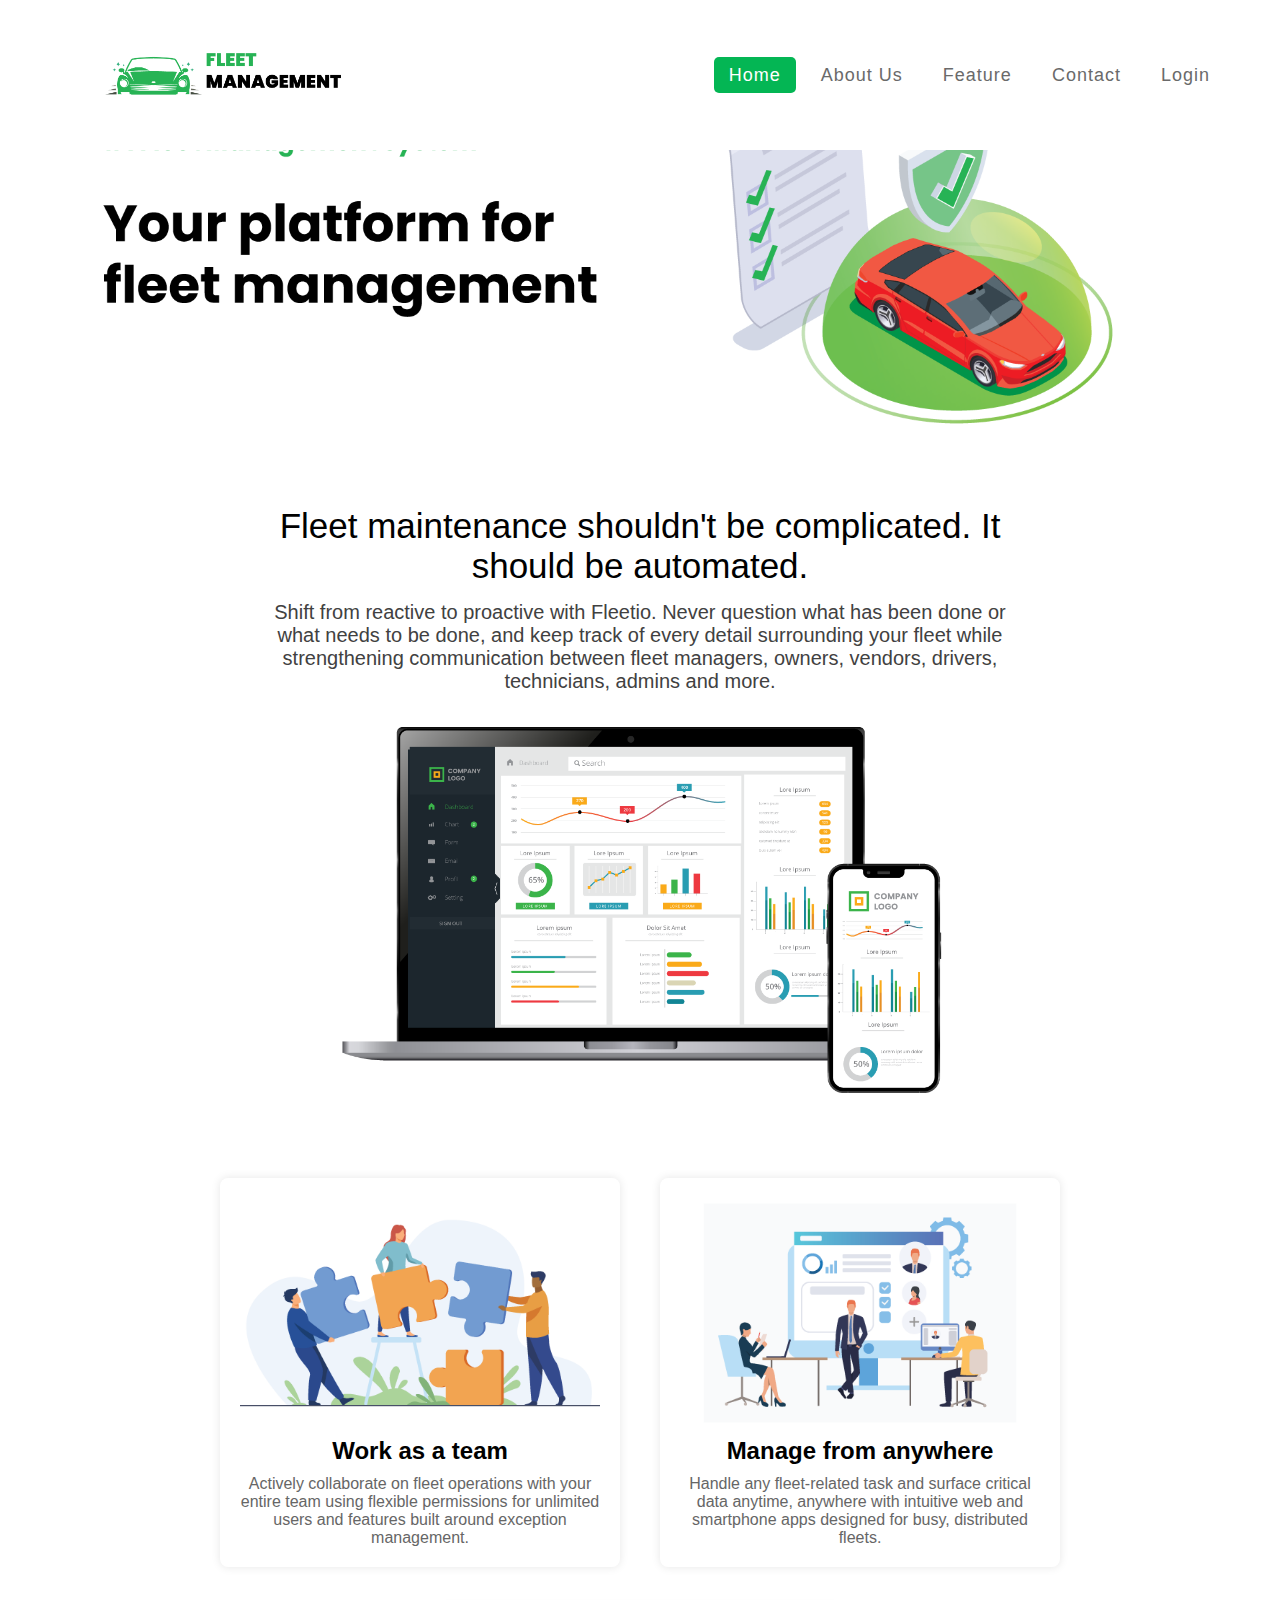
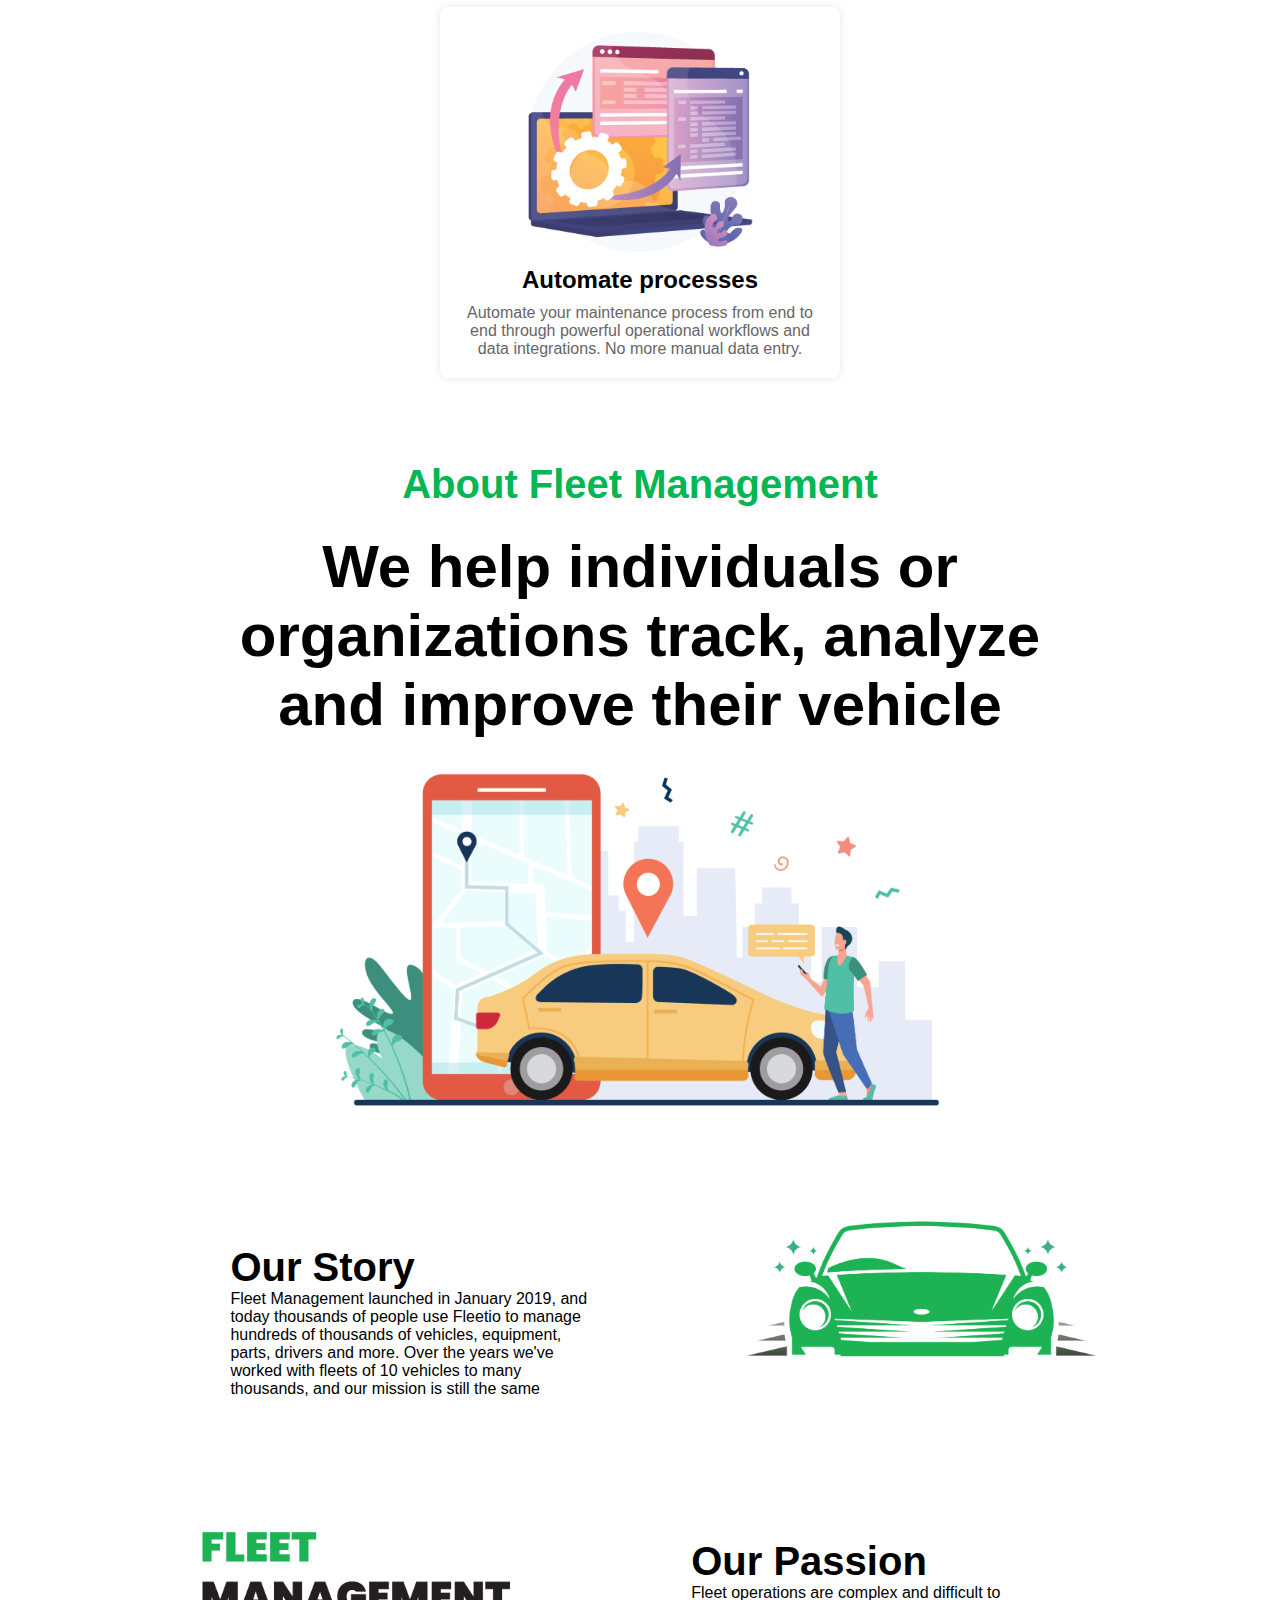
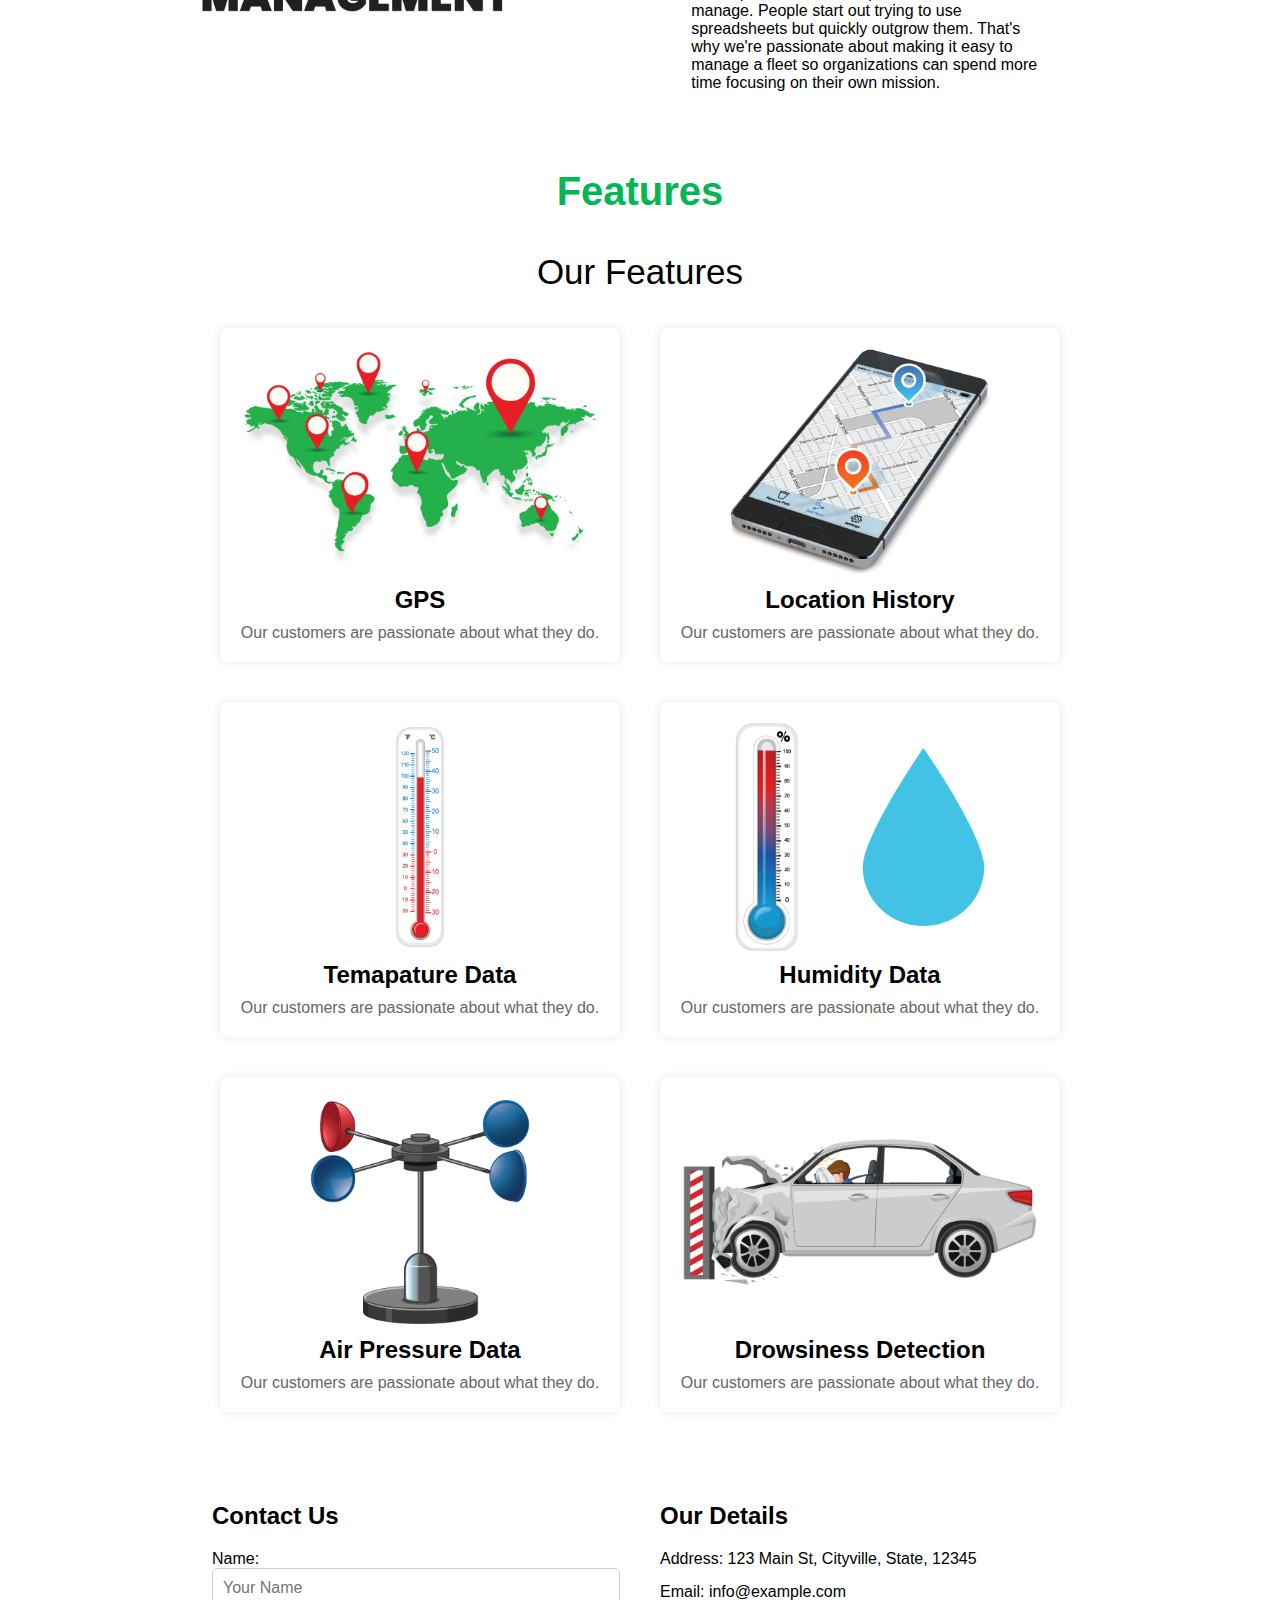
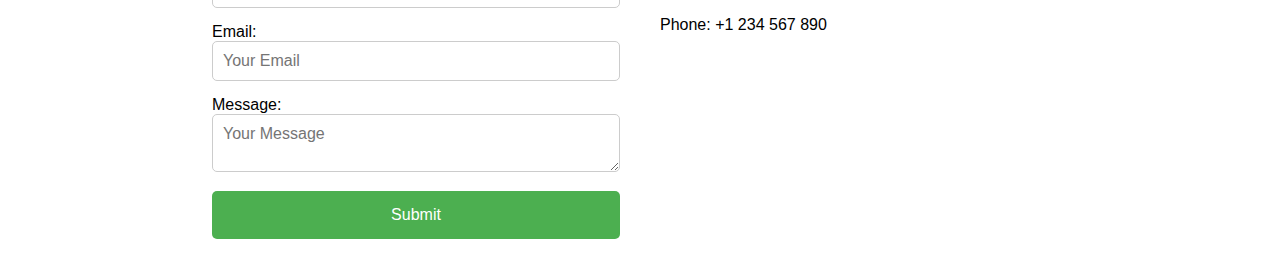
<file: index.html>
<!DOCTYPE html>
<html lang="en">
<head>
    <meta charset="UTF-8">
    <meta name="viewport" content="width=device-width, initial-scale=1.0">
    <title>Document</title>
    <link rel="stylesheet" href="style.css">
    <link rel="stylesheet" href="https://cdnjs.cloudflare.com/ajax/libs/font-awesome/5.15.2/css/all.min.css"/>
    
</head>
<body>
<!-- Home Page Starts Here -->

    <!-- NavBAr Section Starts here -->
    <nav>

        <div class="logo">
            <a href="index.html">
              <img src="image/logo.png" alt="Girl in a jacket" width="250" >
            </a>  
            </div>

        <input type="checkbox" id="click">
        <label for="click" class="menu-btn">
          <i class="fas fa-bars"></i>
        </label>

        <ul>
          <li><a class="active" href="#">Home</a></li>
          <li><a href="#aboutus">About Us</a></li>
          <li><a href="#features">Feature</a></li>
          <li><a href="#contactus">Contact</a></li>
          <li><a href="login.html">Login</a></li>
        </ul>

      </nav>
      <!-- NavBAr Section Ends here -->
      <!-- Main banner of the home page -->
      <div class="banner">
        <img src="image/banner.png" alt="main banner" width="100%" >
      </div>
      <!-- Main text of the home page -->
      <div class="center-text">
        <p class="text1"><b>Fleet maintenance shouldn't be  complicated. It should be automated.</b></p>
        <p class="text2">Shift from reactive to proactive with Fleetio. Never question what has been done or what needs to be done, and keep track of every detail surrounding your fleet while strengthening communication between fleet managers, owners, vendors, drivers, technicians, admins and more.</p>
      </div>
      <!-- Prototype of the home page -->
      <div class="prototype">
        <img src="image/prototype.png" alt="main banner" width="100%" ><br><br><br><br>
      </div>
       <!-- Card of the home page -->
      <div class="ceter-card-home">
        <div class="card">
            <img src="image/team.png" alt="Card Image 1">
            <h2>Work as a team</h2>
            <p>Actively collaborate on fleet operations with your entire team using flexible permissions for unlimited users and features built around exception management.</p>
        </div>
    
        <div class="card">
            <img src="image/any.png" alt="Card Image 2">
            <h2>Manage from anywhere</h2>
            <p>Handle any fleet-related task and surface critical data anytime, anywhere with intuitive web and smartphone apps designed for busy, distributed fleets.</p>
        </div>
    
        <div class="card">
            <img src="image/auto.png" alt="Card Image 3">
            <h2>Automate processes</h2>
            <p>Automate your maintenance process from end to end through powerful operational workflows and data integrations. No more manual data entry.</p>
        </div>

      </div>
<!-- Home Page Ends Here -->

<!-- About Us Starts Here -->
 <!-- Main text of the home page -->
 <div class="aboutus" id="aboutus">
    <div class="center-text2">
        <p class="title"><b>About Fleet Management <br> </b></p>
        <p class="title-text"><b>We help individuals or organizations  track, analyze and improve their vehicle  </b></p>
        <img src="image/vehicle.png" alt="main banner" width="50%" height="25%" >
        
        <div class="aboutuscontainer">
            <div class="aboutustext">
                <h2 class="aboutusheader">Our Story</h2>
                <p>Fleet Management launched in January 2019, and today thousands of people use Fleetio to manage hundreds of thousands of vehicles, equipment, parts, drivers and more. Over the years we've worked with fleets of 10 vehicles to many thousands, and our mission is still the same</p>
            </div>
            <div class="aboutusimage">
                <img src="image/logosingle.png" alt="Image">
            </div>
           
        </div>
        <div class="aboutuscontainer">
            <div class="aboutusimage">
                <img src="image/logoname.png" alt="Image">
            </div>
            <div class="aboutustext">
                <h2 class="aboutusheader">Our Passion</h2>
                <p>Fleet operations are complex and difficult to manage. People start out trying to use spreadsheets but quickly outgrow them. That's why we're passionate about making it easy to manage a fleet so organizations can spend more time focusing on their own mission.</p>
            </div>
        </div>
        <!-- <div class="center-text">
            <p class="text1"><b>Our Clients</b></p>
            <p class="text2">Our customers are passionate about what they do. See how Fleetio empowers organizations around the world, from landscaping companies to public bus fleets and everything in between.</p>
        </div> -->
    
        <!-- <div class="ceter-card-home">
            <div class="card">
                <img src="image/Companylogo1.png" alt="Card Image 1">
                <h2>Comapany 1</h2>
                
            </div>
        
            <div class="card">
                <img src="image/Companylogo2.png" alt="Card Image 2">
                <h2>Comapany 2</h2>
                
            </div>
        
            <div class="card">
                <img src="image/Companylogo3.png" alt="Card Image 3">
                <h2>Comapany 3</h2>
            
            </div>
    
          </div> -->
        
    </div>
 </div>

 <!-- About Us Ends Here -->

<!-- Features Starts Here -->
<div class="features" id="features">
<div class="center-text">
    <p class="title"><b>Features <br> </b></p>
    <p class="text1"><b>Our Features</b></p>
    <!-- <p class="text2">Our customers are passionate about what they do. See how Fleetio empowers organizations around the world, from landscaping companies to public bus fleets and everything in between.</p> -->
</div>

<div class="ceter-card-home">
    <div class="card">
        <img src="image/gps.png" alt="Card Image 1">
        <h2>GPS </h2>
        <p class="text2">Our customers are passionate about what they do.</p>    
    </div>

    <div class="card">
        <img src="image/live.png" alt="Card Image 2">
        <h2>Location History</h2>
        <p class="text2">Our customers are passionate about what they do. </p>   
    </div>

    <div class="card">
        <img src="image/temp.png" alt="Card Image 3">
        <h2>Temapature Data</h2>
        <p class="text2">Our customers are passionate about what they do. </p>
    </div>

    <div class="card">
        <img src="image/hum.png" alt="Card Image 3">
        <h2>Humidity Data</h2>
        <p class="text2">Our customers are passionate about what they do. </p>
    </div>

    <div class="card">
        <img src="image/air.png" alt="Card Image 3">
        <h2>Air Pressure Data</h2>
        <p class="text2">Our customers are passionate about what they do. </p>
    </div>

    <div class="card">
        <img src="image/drowsiness.png" alt="Card Image 3">
        <h2>Drowsiness Detection</h2>
        <p class="text2">Our customers are passionate about what they do. </p>
    </div>

    <!-- <div class="card">
        <img src="image/Companylogo3.png" alt="Card Image 3">
        <h2>Vehicle Inspections</h2>
        <p class="text2">Our customers are passionate about what they do. </p>
    </div>

    <div class="card">
        <img src="image/Companylogo3.png" alt="Card Image 3">
        <h2>Vehicle Inspections</h2>
        <p class="text2">Our customers are passionate about what they do. </p>
    </div>

    <div class="card">
        <img src="image/Companylogo3.png" alt="Card Image 3">
        <h2>Vehicle Inspections</h2>
        <p class="text2">Our customers are passionate about what they do. </p>
    </div>

    <div class="card">
        <img src="image/Companylogo3.png" alt="Card Image 3">
        <h2>Vehicle Inspections</h2>
        <p class="text2">Our customers are passionate about what they do. </p>
    </div> -->

  </div>
  </div>

   <!-- Features Ends Here -->

<!-- Contact Us Starts Here -->
<div class="contact" id="contactus">

    <div class="contactcontainer">
        <div class="form">
            <h2>Contact Us</h2>
            <form>
                <label for="name">Name:</label>
                <input type="text" id="name" name="name" placeholder="Your Name" required>
    
                <label for="email">Email:</label>
                <input type="email" id="email" name="email" placeholder="Your Email" required>
    
                <label for="message">Message:</label>
                <textarea id="message" name="message" placeholder="Your Message" required></textarea>
    
                <button type="submit">Submit</button>
            </form>
        </div>
        <div class="details">
            <h2>Our Details</h2>
            <p>Address: 123 Main St, Cityville, State, 12345</p>
            <p>Email: info@example.com</p>
            <p>Phone: +1 234 567 890</p>
        </div>
    </div>
</div>
 

 
      
    

    <script src="script.js"></script>
</body>
</html>
</file>
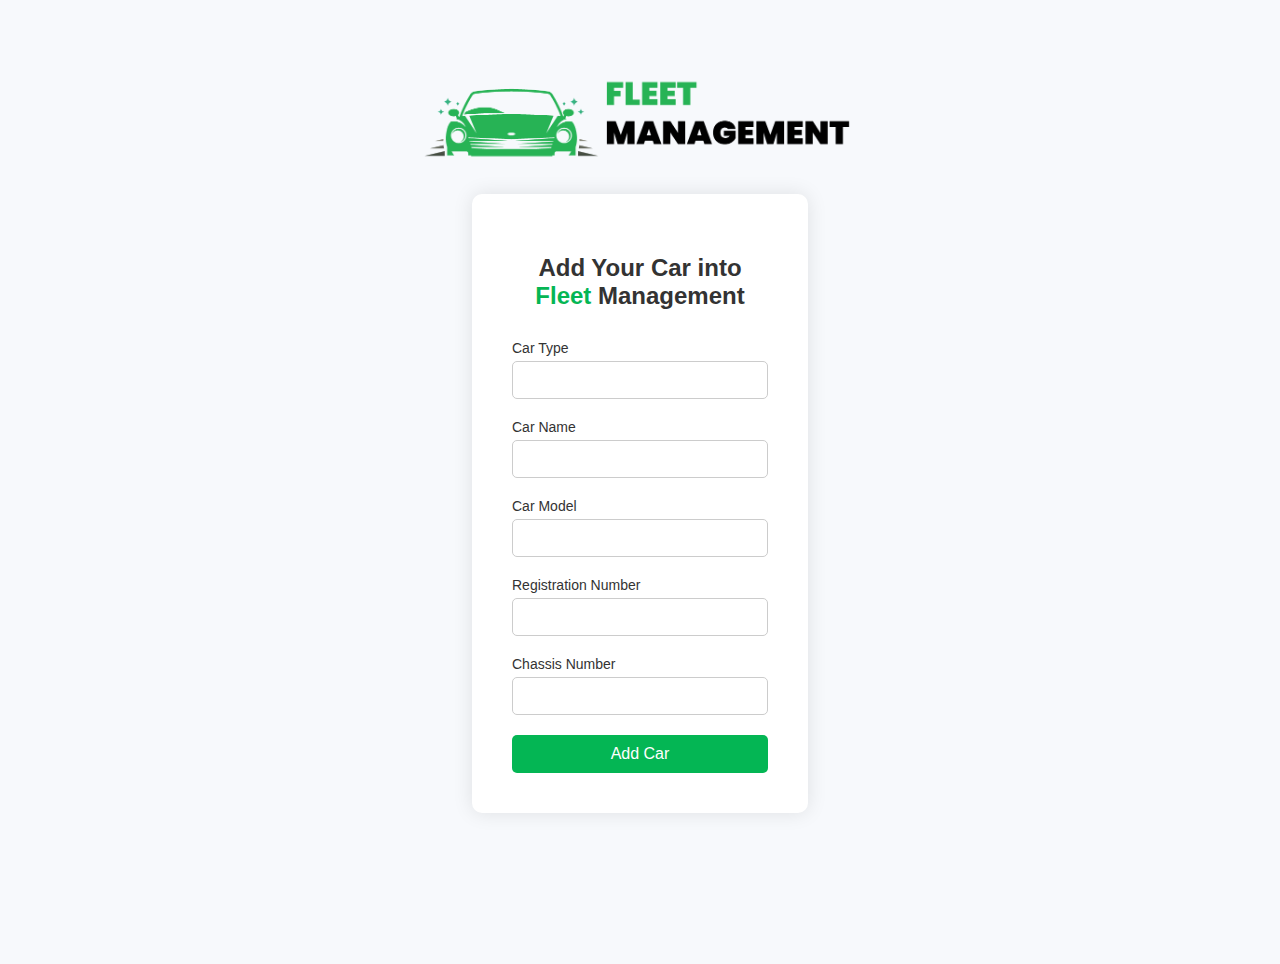
<file: add_car.html>
<!DOCTYPE html>
<html lang="en">

<head>
    <meta charset="UTF-8">
    <meta name="viewport" content="width=device-width, initial-scale=1.0">
    <link rel="stylesheet" href="add_car.css">
    <title>Add_Car</title>
</head>

<body>
    <div class="logo">
        <img src="image/logo.png" alt="Girl in a jacket"  >
    </div>
    
    <div class="login-container">
        
        <h2>Add Your Car into <br><span class="colored-text">Fleet</span> Management</h2>
        <form id="signupForm" action="process_addcar.php" method="post">
            <div class="input-group">
                <label for="name">Car Type</label>
                <input type="text" id="name" name="carType" required>
            </div>
            <div class="input-group">
                <label for="phone">Car Name</label>
                <input type="text" id="phone" name="carName" required>
            </div>
            <div class="input-group">
                <label for="email">Car Model</label>
                <input type="text" id="email" name="carModel" required>
            </div>
            <div class="input-group">
                <label for="username">Registration Number</label>
                <input type="text" id="username" name="registrationNumber" required>
            </div>

            <div class="input-group">
                <label for="password">Chassis Number</label>
                <input type="text" id="password" name="chassisNumber" required>
            </div>

           

            <button type="submit">Add Car</button>
        </form>
        
        </div>

       
</body>

</html>
</file>
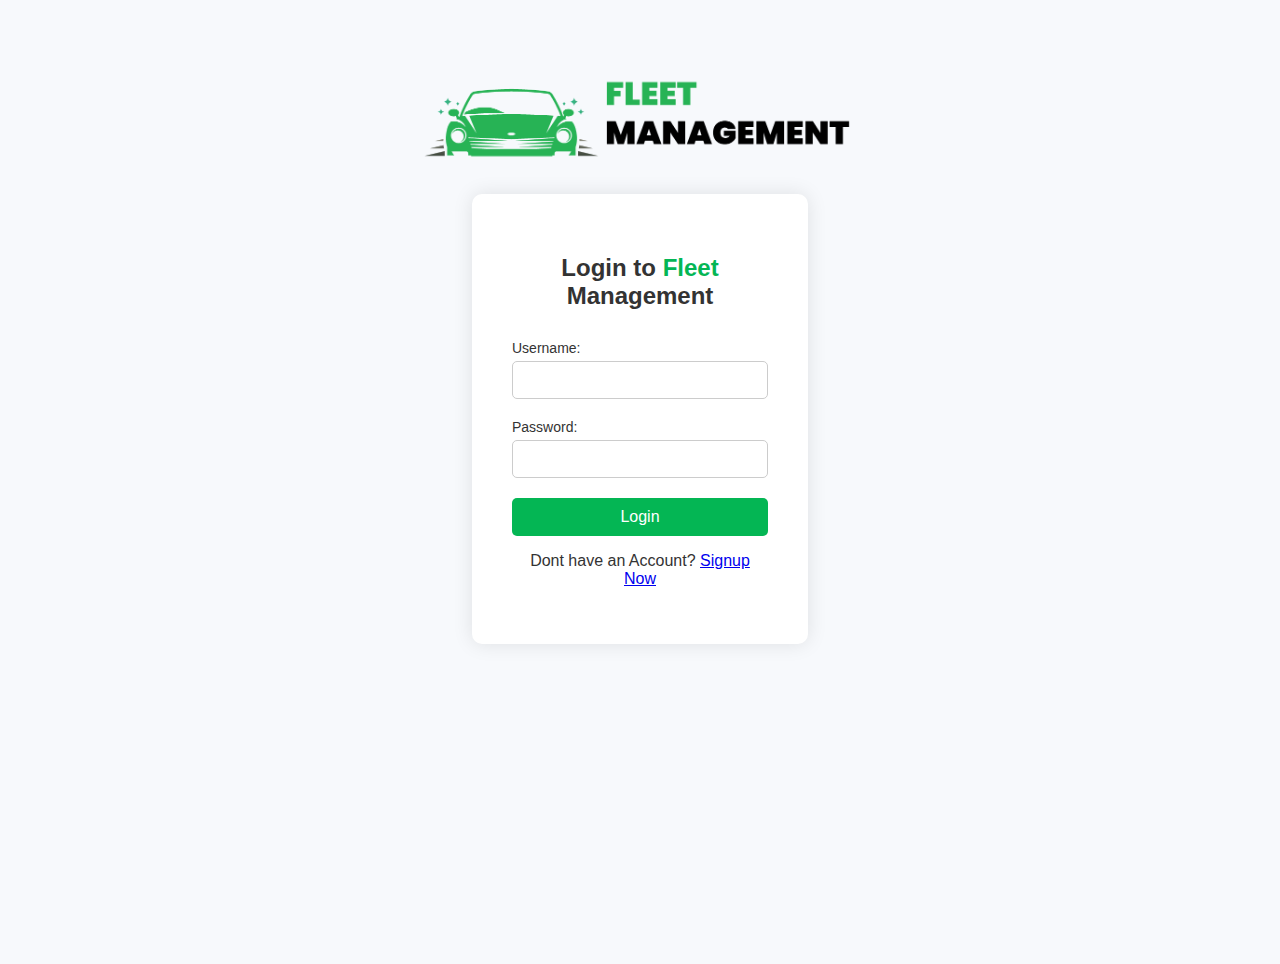
<file: login.html>
<!DOCTYPE html>
<html lang="en">

<head>
    <meta charset="UTF-8">
    <meta name="viewport" content="width=device-width, initial-scale=1.0">
    <link rel="stylesheet" href="login.css">
    <title>Login Page</title>
    <script>
        // Disable the back functionality using JavaScript
        window.onload = function () {
            if (typeof history.pushState === "function") {
                history.pushState(null, null, document.URL);
                window.onpopstate = function () {
                    history.pushState(null, null, document.URL);
                };
            }
        };
    </script>
</head>

<body>
    <div class="logo">
        <a href="index.html">
            <img src="image/logo.png" alt="Girl in a jacket"  >
        </a>
        
    </div>
    
    <div class="login-container">
        
        <h2>Login to <span class="colored-text">Fleet</span> Management</h2>
        <form action="process_login.php" method="post">
            <div class="input-group">
                <label for="username">Username:</label>
                <input type="text" id="username" name="username" required>
            </div>

            <div class="input-group">
                <label for="password">Password:</label>
                <input type="password" id="password" name="password" required>
            </div>

            <button type="submit">Login</button>
        </form>
        <p class="text">Dont have an Account? <a href="signup.html">Signup Now</a></p>
        </div>
        
</body>


</html>
</file>
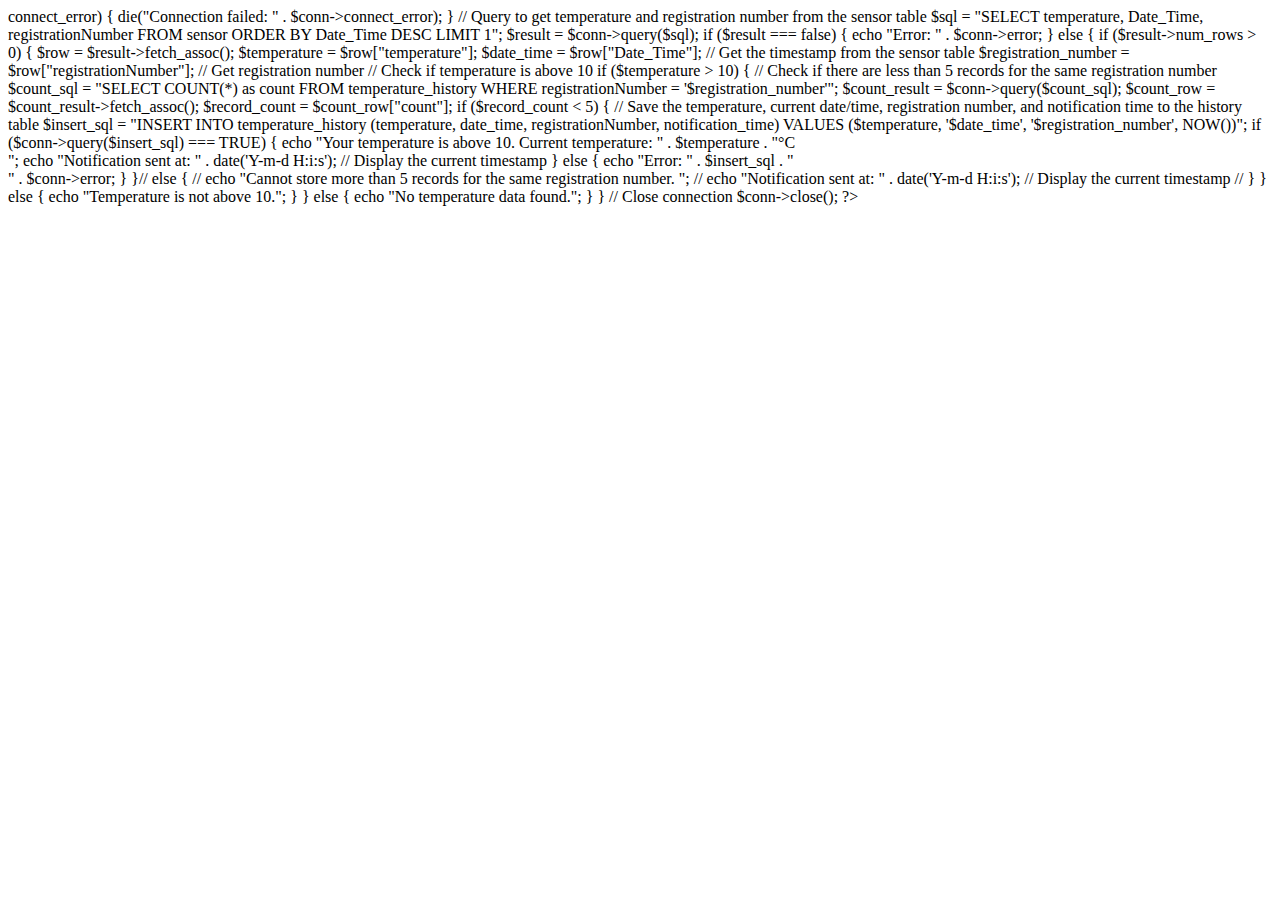
<file: notification.html>
<!-- <!DOCTYPE html>
<html lang="en">

<head>
    <meta charset="UTF-8">
    <meta name="viewport" content="width=device-width, initial-scale=1.0">
    <title>Temperature Notification</title>
</head>

<body>
    <h1>Temperature Notification</h1>
    <div id="notification"></div>

    <script>
    function show_notification() {
    var notificationDiv = document.getElementById("notification");
    notificationDiv.innerHTML = "Temperature is over 20°C!";

    // You can style the notification here
    notificationDiv.style.backgroundColor = "red";
    notificationDiv.style.color = "white";
    notificationDiv.style.padding = "10px";
    notificationDiv.style.borderRadius = "5px";

    // Add additional styling or animations as needed

    // Hide the notification after a certain period (e.g., 5 seconds)
    // setTimeout(function () {
    //     notificationDiv.innerHTML = "";
    // }, 5000); // 5000 milliseconds = 5 seconds
    //     }

        // Fetch data from PHP script every 5 seconds
        setInterval(function () {
            fetch("graph_process.php")
                .then(response => response.text())
                .then(data => {
                    // Execute the returned JavaScript code
                    eval(data);
                })
                .catch(error => {
                    console.error("Error:", error);
                });
        }, 5000); // 5000 milliseconds = 5 seconds

    </script>
</body>

</html> -->
<!-- <!DOCTYPE html>
<html lang="en">

<head>
    <meta charset="UTF-8">
    <meta name="viewport" content="width=device-width, initial-scale=1.0">
    <title>Temperature Notification</title>
</head>

<body>
    <div id="notification"></div>

    <script>
        function showNotification(message) {
            var notification = document.createElement('div');
            notification.className = 'notification';
            notification.innerHTML = message;
            document.getElementById('notification').appendChild(notification);
        }

        // Load the PHP script asynchronously to check temperature
        function checkTemperature() {
            var xhr = new XMLHttpRequest();
            xhr.onreadystatechange = function() {
                if (xhr.readyState == 4 && xhr.status == 200) {
                    var response = xhr.responseText;
                    if (response) {
                        showNotification(response);
                    }
                }
            };
            xhr.open("GET", "graph_process.php", true);
            xhr.send();
        }

        // Check temperature every 10 seconds (you can adjust this interval)
        setInterval(checkTemperature, 10000); // 10 seconds
    </script>
</body>

</html> -->

<!DOCTYPE html>
<html lang="en">

<head>
    <meta charset="UTF-8">
    <meta name="viewport" content="width=device-width, initial-scale=1.0">
    <title>Temperature Notification</title>
</head>

<body>
    <div id="notification"></div>

    <script>
        function showNotification(message) {
            var notification = document.createElement('div');
            notification.className = 'notification';
            notification.innerHTML = message;
            document.getElementById('notification').appendChild(notification);
        }

        // Load the PHP script asynchronously to check temperature and send notifications
        function checkTemperature() {
            var xhr = new XMLHttpRequest();
            xhr.onreadystatechange = function () {
                if (xhr.readyState == 4 && xhr.status == 200) {
                    var response = xhr.responseText;
                    if (response) {
                        showNotification(response);

                        // Schedule the next notification after 30 seconds
                        setTimeout(checkTemperature, 30000); // 30 seconds
                    }
                }
            };
            xhr.open("GET", "notification_process.php", true);
            xhr.send();
        }

        // Start checking temperature and sending notifications
        checkTemperature();
    </script>
</body>

</html>
</file>
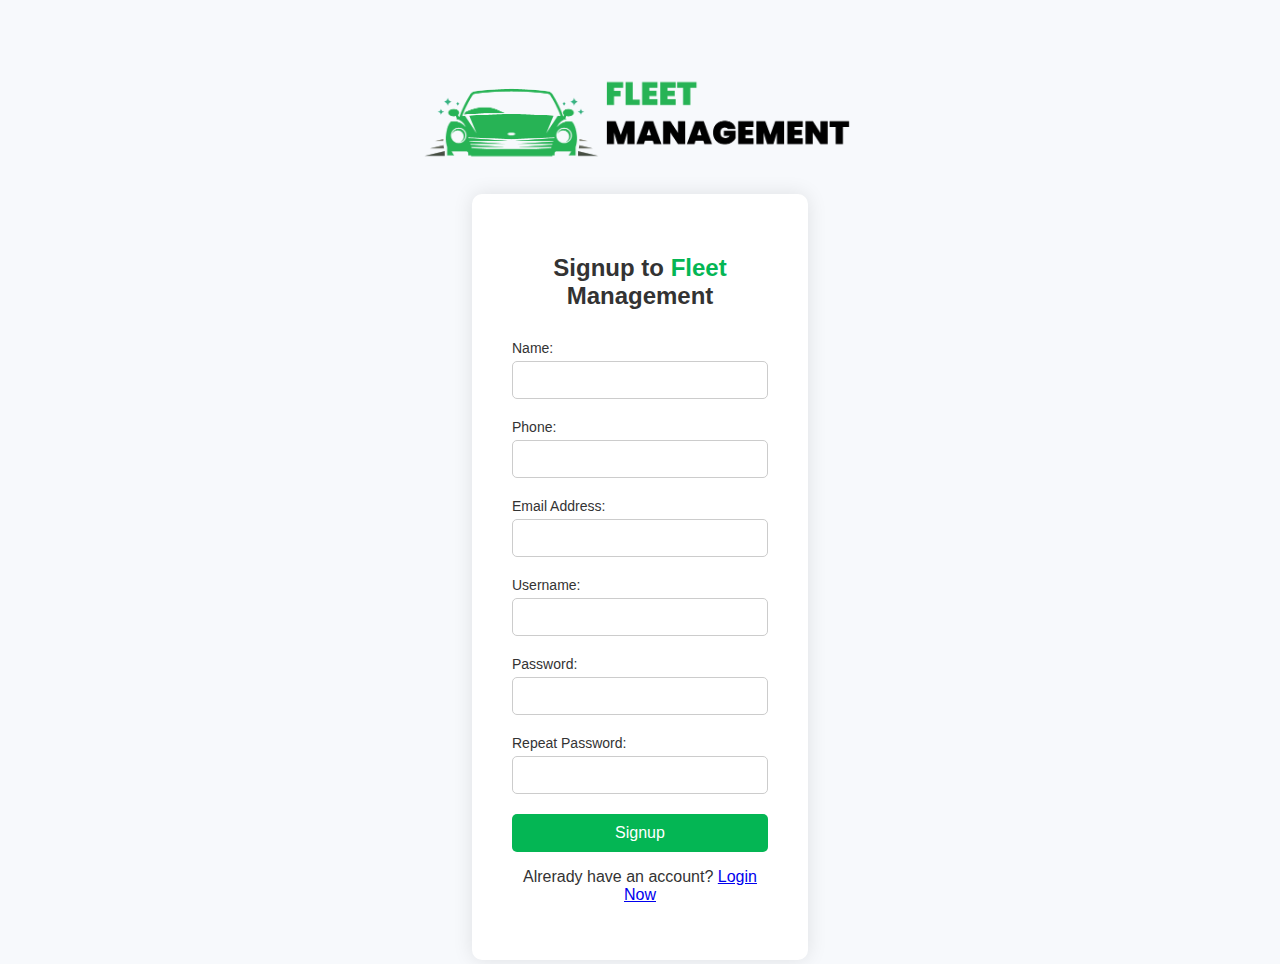
<file: signup.html>
<!DOCTYPE html>
<html lang="en">

<head>
    <meta charset="UTF-8">
    <meta name="viewport" content="width=device-width, initial-scale=1.0">
    <link rel="stylesheet" href="signup.css">
    <title>Login Page</title>
</head>

<body>
    <div class="logo">
        <a href="index.html">
            <img src="image/logo.png" alt="Girl in a jacket"  >
        </a>
        
    </div>
    
    <div class="login-container">
        
        <h2>Signup to <span class="colored-text">Fleet</span> Management</h2>
        <form id="signupForm" action="process_signup.php" method="post">
            <div class="input-group">
                <label for="name">Name:</label>
                <input type="text" id="name" name="name" required>
            </div>
            <div class="input-group">
                <label for="phone">Phone:</label>
                <input type="text" id="phone" name="phone" required>
            </div>
            <div class="input-group">
                <label for="email">Email Address:</label>
                <input type="email" id="email" name="email" required>
            </div>
            <div class="input-group">
                <label for="username">Username:</label>
                <input type="text" id="username" name="username" required>
            </div>

            <div class="input-group">
                <label for="password">Password:</label>
                <input type="password" id="password" name="password" required>
            </div>

            <div class="input-group">
                <label for="repeatPassword">Repeat Password:</label>
                <input type="password" id="repeatPassword" name="repeatPassword" required>
                <span id="passwordError" class="error-message"></span>
            </div>

            <button type="submit">Signup</button>
        </form>
        <p class="text">Alrerady have an account? <a href="login.html">Login Now</a></p>
        </div>

        <script>
            document.getElementById('signupForm').addEventListener('submit', function(event) {
                var password = document.getElementById('password').value;
                var repeatPassword = document.getElementById('repeatPassword').value;
                var passwordError = document.getElementById('passwordError');
    
                if (password !== repeatPassword) {
                    passwordError.textContent = 'Passwords do not match.';
                    event.preventDefault(); // Prevent form submission
                } else {
                    passwordError.textContent = ''; // Clear the error message
                }
            });
        </script>
        
</body>

</html>
</file>
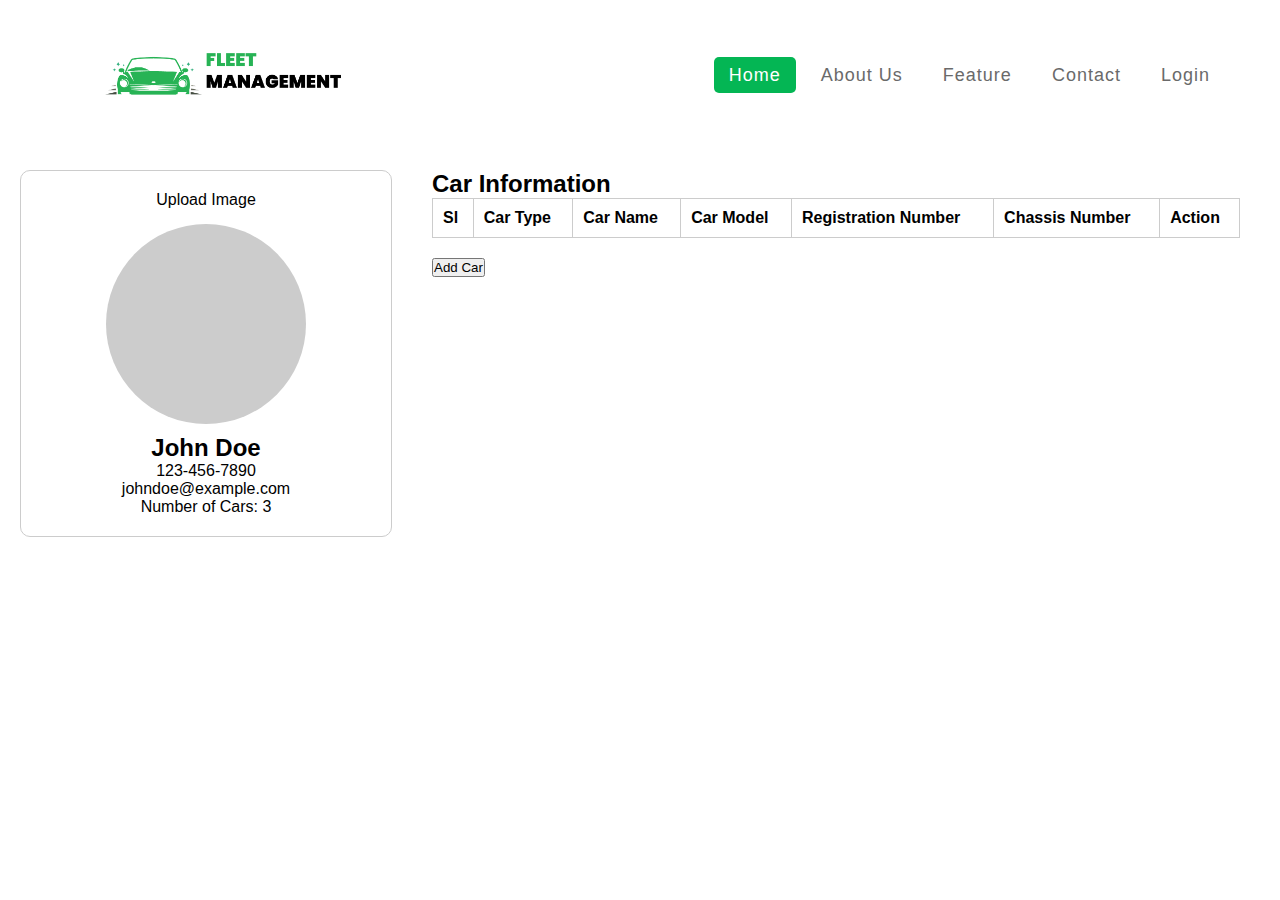
<file: userprofile.html>
<!DOCTYPE html>
<html lang="en">
<head>
    <meta charset="UTF-8">
    <meta name="viewport" content="width=device-width, initial-scale=1.0">
    <title>Document</title>
    <link rel="stylesheet" href="userprofile.css">
    <link rel="stylesheet" href="https://cdnjs.cloudflare.com/ajax/libs/font-awesome/5.15.2/css/all.min.css"/>
</head>
<body>
<!-- Home Page Starts Here -->

    <!-- NavBAr Section Starts here -->
    <nav>

        <div class="logo">
          <img src="image/logo.png" alt="Girl in a jacket" width="250" >
        </div>

        <input type="checkbox" id="click">
        <label for="click" class="menu-btn">
          <i class="fas fa-bars"></i>
        </label>

        <ul>
          <li><a class="active" href="#">Home</a></li>
          <li><a href="#aboutus">About Us</a></li>
          <li><a href="#features">Feature</a></li>
          <li><a href="#contactus">Contact</a></li>
          <li><a href="login.html">Login</a></li>
        </ul>

      </nav>
      <!-- NavBAr Section Ends here -->
      <div class="dashboard-container">
        <div class="profile-card">
            <label for="image-upload" class="image-upload-label">
                <input type="file" id="image-upload" accept="image/*">
                <span>Upload Image</span>
            </label>
            <div class="profile-picture" id="profile-picture"></div>
            <h2 id="user-name">User Name</h2>
            <p id="phone">Phone Number</p>
            <p id="email">Email Address</p>
            <p id="num-of-cars">Number of Cars/p>
            
        </div>
        <div class="content">
            <h2>Car Information</h2>
            <table id="car-table">
                <thead>
                    <tr>
                        <th>Sl</th>
                        <th>Car Type</th>
                        <th>Car Name</th>
                        <th>Car Model</th>
                        <th>Registration Number</th>
                        <th>Chassis Number</th>
                        <th>Action</th>
                    </tr>
                </thead>
                <tbody id="car-table-body">
                    <!-- Table rows will be dynamically populated here -->
                </tbody>
            </table>
            <button id="add-car-button">Add Car</button>
        </div>
    </div>
    <div id="add-car-modal" class="modal">
        <div class="modal-content">
            <span class="close-modal" id="close-modal-button">&times;</span>
            <form id="add-car-form">
                <label for="car-type">Car Type:</label>
                <input type="text" id="car-type" name="carType" required><br>

                <label for="car-name">Car Name:</label>
                <input type="text" id="car-name" name="carName" required><br>

                <label for="car-model">Car Model:</label>
                <input type="text" id="car-model" name="carModel" required><br>

                <label for="registration-number">Registration Number:</label>
                <input type="text" id="registration-number" name="registrationNumber" required><br>

                <label for="chassis-number">Chassis Number:</label>
                <input type="text" id="chassis-number" name="chassisNumber" required><br>

                <button type="submit">Save</button>
            </form>
        </div>
    </div>

    <script >
        const imageUpload = document.getElementById('image-upload');
const profilePicture = document.getElementById('profile-picture');
const userName = document.getElementById('user-name');
const phone = document.getElementById('phone');
const email = document.getElementById('email');
const numOfCars = document.getElementById('num-of-cars');


// Function to handle image upload
imageUpload.addEventListener('change', function(event) {
    const file = event.target.files[0];
    const reader = new FileReader();

    reader.onload = function (e) {
        profilePicture.style.backgroundImage = `url('${e.target.result}')`;
    };

    reader.readAsDataURL(file);
});

// Example data (replace this with your actual user data)
userName.textContent = 'John Doe';
phone.textContent = '123-456-7890';
email.textContent = 'johndoe@example.com';
numOfCars.textContent = 'Number of Cars: 3';


const carTableBody = document.getElementById('car-table-body');
const addCarButton = document.getElementById('add-car-button');
const addCarModal = document.getElementById('add-car-modal');
const addCarForm = document.getElementById('add-car-form');

let carData = [];

// Function to render car table
function renderCarTable() {
    carTableBody.innerHTML = '';
    carData.forEach((car, index) => {
        const row = `<tr>
                        <td>${index + 1}</td>
                        <td>${car.carType}</td>
                        <td>${car.carName}</td>
                        <td>${car.carModel}</td>
                        <td>${car.registrationNumber}</td>
                        <td>${car.chassisNumber}</td>
                        <td class="action-buttons">
                            <button class="sensor-button">Sensor</button>
                            <button class="gps-button">GPS</button>
                            <button class="scanner-button">Scanner</button>
                        </td>
                    </tr>`;
        carTableBody.innerHTML += row;
    });

    // Show action buttons if there is data in the table
    const actionButtons = document.querySelectorAll('.action-buttons');
    actionButtons.forEach(buttonGroup => {
        buttonGroup.style.display = 'flex';
    });
}

// Function to show add car modal
function showAddCarModal() {
    addCarModal.style.display = 'flex';
}

// Function to hide add car modal
function hideAddCarModal() {
    addCarModal.style.display = 'none';
    addCarForm.reset();
}

// Event listener for Add Car button
addCarButton.addEventListener('click', showAddCarModal);

// Event listener for Close button in the Add Car modal
document.getElementById('close-modal-button').addEventListener('click', hideAddCarModal);

// Event listener for Save button in the Add Car modal
addCarForm.addEventListener('submit', function(event) {
    event.preventDefault();
    const formData = new FormData(addCarForm);
    const carObject = {};
    formData.forEach((value, key) => {
        carObject[key] = value;
    });
    carData.push(carObject);
    hideAddCarModal();
    renderCarTable();
});


    </script>
</body>
</html>
</file>
<file: style.css>
*{
    margin: 0;
    padding: 0;
    box-sizing: border-box;
    font-family: 'Poppins', sans-serif;
    
  } 
  nav{
    display: flex;
    height: 150px;
    width: 100%;
    background: #ffffff;
    align-items: center;
    justify-content: space-between;
    padding: 0 50px 0 100px;
    flex-wrap: wrap;
    overflow: hidden;
    position: fixed;
  }
  nav .logo{
    color: rgb(4, 182, 84);
    font-size: 35px;
    font-weight: 600;
  }
  nav ul{
    display: flex;
    flex-wrap: wrap;
    list-style: none;
  }
  nav ul li{
    margin: 0 5px;
  }
  nav ul li a{
    color:rgb(106, 106, 106);
    text-decoration: none;
    font-size: 18px;
    font-weight: 500;
    padding: 8px 15px;
    border-radius: 5px;
    letter-spacing: 1px;
    transition: all 0.3s ease;
  }
  nav ul li a.active,
  nav ul li a:hover{
    color: rgb(255, 255, 255);
    background: rgb(4, 182, 84);
  }
  nav .menu-btn i{
    color: rgb(4, 182, 84);;
    font-size: 22px;
    cursor: pointer;
    display: none;
  }
  input[type="checkbox"]{
    display: none;
  }
  @media (max-width: 1000px){
    nav{
      padding: 0 40px 0 50px;
    }
    .contenforcover{
      padding-top: 30%; 
    }
  }
  @media (max-width: 920px) {
    nav .menu-btn i{
      display: block;
    }
    #click:checked ~ .menu-btn i:before{
      content: "\f00d";
    }
    nav ul{
      position: fixed;
      top: 150px;
      left: -100%;
      background: whitesmoke;
      height: 100vh;
      width: 100%;
      text-align: center;
      display: block;
      transition: all 0.3s ease;
    }
    #click:checked ~ ul{
      left: 0;
    }
    nav ul li{
      width: 100%;
      margin: 40px 0;
    }
    nav ul li a{
      width: 100%;
      margin-left: -100%;
      display: block;
      font-size: 20px;
      transition: 0.6s cubic-bezier(0.68, -0.55, 0.265, 1.55);
    }
    #click:checked ~ ul li a{
      margin-left: 0px;
    }
    nav ul li a.active,
    nav ul li a:hover{
      background: none;
      color: rgb(28, 123, 7);
    }

  }
  .banner{
    margin: 0%;
    padding: 0%;
  }
  .center-text {
    width: 60%;
    margin: 0 auto;
    text-align: center;
    justify-content: center;
}
.center-text2 {
    width: 100%;
    margin: 0 auto;
    text-align: center;
    justify-content: center;
}
.text1{
    font-size: 35px;
    font-weight: 300;
    margin-top: 3%;
    padding: 2%;
    color: rgb(0, 0, 0);

  }
  .text2{
    font-size: 20px;
    color: rgb(65, 65, 65);

  }
  .prototype{
    margin-top: 2%;
    margin-bottom: 2%;
  }
  .ceter-card-home{
    margin: 0;
    
    display: flex;
    flex-wrap: wrap;
    justify-content: center;
    align-items: center;
   
   
}
.card {
    background-color: white;
    box-shadow: 0px 0px 10px rgba(0, 0, 0, 0.1);
    margin: 20px;
    padding: 20px;
    border-radius: 8px;
    text-align: center;
    max-width: 400px;
    width: 100%;
}

.card img {
    max-width: 100%;
    border-radius: 8px;
    margin-bottom: 5px;
}

.card h2 {
    font-size: 24px;
    margin-bottom: 10px;
}

.card p {
    font-size: 16px;
    color: #666;
}
.title{
    margin-top: 5%;
    font-size: 40px;
    color: rgb(4, 182, 84);
}
.title-text{
    width: 70%;
    margin: 0 auto;
    margin-top: 2%;
    font-size: 60px;
}
.aboutuscontainer {
    width: 80%;
    margin: 0 auto;
    display: flex;
    flex-wrap: wrap;
}

.aboutustext {
    flex: 1;
    text-align: left;
    padding-left: 10%;
    padding-top: 10%;
    padding-right: 10%;
  
}
.aboutusheader{
    font-size: 40px;
}
.prototype{
    margin: 0 auto;
    padding-top: 2%;
    width: 50%;
    height: auto;
   }

.aboutusimage {
    flex: 1;
    text-align: center;
    
    margin: 0 auto;
    padding: 5%;
}

.aboutusimage img {
    max-width: 100%;
    height: auto;
    max-height: 300px; /* Set maximum height for the image */
}
.contact{
    width: 70%;
    
    margin: 0 auto;
}
.contactcontainer {
    display: flex;
    flex-wrap: wrap;
    justify-content: space-around;

   
    margin-top: 50px;
}

.form,
.details {
    flex: 1;
    padding: 20px;
    text-align: left;
}

.form h2,
.details h2 {
    margin-bottom: 20px;
    font-size: 24px;
}

.form label,
.form input,
.form textarea,
.form button,
.details p {
    margin-bottom: 15px;
    width: 100%;
    font-size: 16px;
}

.form input,
.form textarea {
    padding: 10px;
    border: 1px solid #ccc;
    border-radius: 5px;
}

.form button {
    background-color: #4caf50;
    color: white;
    border: none;
    padding: 15px;
    border-radius: 5px;
    cursor: pointer;
    transition: background-color 0.3s ease;
}

.form button:hover {
    background-color: #45a049;
}
  @media (max-width: 920px){
    .center-text {
        width: 90%;
        margin: 0 auto;
        text-align: center;
        justify-content: center;
    }
    .text1{
        font-size: 24px;
        font-weight: 300;
        margin-top: 3%;
        padding: 2%;
        color: rgb(0, 0, 0);
      }
      .text2{
        font-size: 15px;
        color: #666;
    
      }
      .title{
        margin-top: 5%;
        font-size: 25px;
        color: rgb(4, 182, 84);
    }
    .title-text{
        width: 70%;
        margin: 0 auto;
        margin-top: 2%;
        font-size: 30px;
    }
    .aboutuscontainer {
        flex-direction: column;
    }

    .aboutustext,
    .aboutusimage {
        flex: none;
        width: 100%;
    }
   .prototype{
    margin: 0 auto;
    width: 100%;
    height: auto;
   }
   .contact{
    width: 80%;
    
    margin: 0 auto;
}
  }
</file>
<file: add_car.css>
body {
    margin: 0 auto;
    font-family: 'Poppins', sans-serif;
    
    justify-content: center;
    align-items: center;
    height: 100vh;
    background-color: #f7f9fc;
}
.logo{
    margin: 0 auto;
    margin-top: 5%;
    text-align: center;
}

.login-container {
    background-color: white;
    padding: 40px;
    box-shadow: 0px 0px 20px rgba(0, 0, 0, 0.1);
    margin: 0 auto;
    margin-top: 2%;
    width: 20%;
    border-radius: 10px;
}

h2 {
    text-align: center;
    margin-bottom: 30px;
    font-size: 24px;
    color: #333;
}

.input-group {
    margin-bottom: 20px;
    text-align: left;
}

label {
    display: block;
    margin-bottom: 5px;
    font-size: 14px;
    color: #333;
}

input {
    width: calc(100% - 22px);
    padding: 10px;
    font-size: 14px;
    border: 1px solid #ccc;
    border-radius: 5px;
}

button {
    width: 100%;
    padding: 10px;
    background-color: rgb(4, 182, 84);
    color: white;
    font-size: 16px;
    border: none;
    border-radius: 5px;
    cursor: pointer;
    transition: background-color 0.3s ease;
}

button:hover {
    background-color: #45a049;
}
.colored-text{
    color: rgb(4, 182, 84);
}
.text{
    font-size: 20;
    color: #333;
    text-align: Center;
}
img {
    max-width: 450px; /* Ensures the image does not exceed its original size */
    height: auto; /* Maintains the aspect ratio of the image */
}
.error-message {
    color: red;
    font-size: 14px;
}

select {
    width: calc(100%);
    padding: 10px;
    font-size: 14px;
    border: 1px solid #ccc;
    border-radius: 5px;
}

@media (max-width: 650px) {
    img {
        max-width: 100%; /* Ensures the image does not exceed its original size */
        height: auto; /* Maintains the aspect ratio of the image */
    }
    
    .login-container {
        background-color: white;
        padding: 40px;
        box-shadow: 0px 0px 20px rgba(0, 0, 0, 0.1);
        margin: 0 auto;
        margin-top: 2%;
        width: 70%;
        border-radius: 10px;
    }
}
add_car.css
</file>
<file: login.css>
body {
    margin: 0 auto;
    font-family: 'Poppins', sans-serif;
    
    justify-content: center;
    align-items: center;
    height: 100vh;
    background-color: #f7f9fc;
    overflow: hidden;
}
.logo{
    margin: 0 auto;
    margin-top: 5%;
    text-align: center;
}

.login-container {
    background-color: white;
    padding: 40px;
    box-shadow: 0px 0px 20px rgba(0, 0, 0, 0.1);
    margin: 0 auto;
    margin-top: 2%;
    width: 20%;
    border-radius: 10px;
}

h2 {
    text-align: center;
    margin-bottom: 30px;
    font-size: 24px;
    color: #333;
}

.input-group {
    margin-bottom: 20px;
    text-align: left;
}

label {
    display: block;
    margin-bottom: 5px;
    font-size: 14px;
    color: #333;
}

input {
    width: calc(100% - 22px);
    padding: 10px;
    font-size: 14px;
    border: 1px solid #ccc;
    border-radius: 5px;
}

button {
    width: 100%;
    padding: 10px;
    background-color: rgb(4, 182, 84);
    color: white;
    font-size: 16px;
    border: none;
    border-radius: 5px;
    cursor: pointer;
    transition: background-color 0.3s ease;
}

button:hover {
    background-color: #45a049;
}
.colored-text{
    color: rgb(4, 182, 84);
}
.text{
    font-size: 20;
    color: #333;
    text-align: Center;
}
img {
    max-width: 450px; /* Ensures the image does not exceed its original size */
    height: auto; /* Maintains the aspect ratio of the image */
}
@media (max-width: 650px) {
    img {
        max-width: 100%; /* Ensures the image does not exceed its original size */
        height: auto; /* Maintains the aspect ratio of the image */
    }
    
    .login-container {
        background-color: white;
        padding: 40px;
        box-shadow: 0px 0px 20px rgba(0, 0, 0, 0.1);
        margin: 0 auto;
        margin-top: 2%;
        width: 70%;
        border-radius: 10px;
    }
}
</file>
<file: signup.css>
body {
    margin: 0 auto;
    font-family: 'Poppins', sans-serif;
    
    justify-content: center;
    align-items: center;
    height: 100vh;
    background-color: #f7f9fc;
}
.logo{
    margin: 0 auto;
    margin-top: 5%;
    text-align: center;
}

.login-container {
    background-color: white;
    padding: 40px;
    box-shadow: 0px 0px 20px rgba(0, 0, 0, 0.1);
    margin: 0 auto;
    margin-top: 2%;
    width: 20%;
    border-radius: 10px;
}

h2 {
    text-align: center;
    margin-bottom: 30px;
    font-size: 24px;
    color: #333;
}

.input-group {
    margin-bottom: 20px;
    text-align: left;
}

label {
    display: block;
    margin-bottom: 5px;
    font-size: 14px;
    color: #333;
}

input {
    width: calc(100% - 22px);
    padding: 10px;
    font-size: 14px;
    border: 1px solid #ccc;
    border-radius: 5px;
}

button {
    width: 100%;
    padding: 10px;
    background-color: rgb(4, 182, 84);
    color: white;
    font-size: 16px;
    border: none;
    border-radius: 5px;
    cursor: pointer;
    transition: background-color 0.3s ease;
}

button:hover {
    background-color: #45a049;
}
.colored-text{
    color: rgb(4, 182, 84);
}
.text{
    font-size: 20;
    color: #333;
    text-align: Center;
}
img {
    max-width: 450px; /* Ensures the image does not exceed its original size */
    height: auto; /* Maintains the aspect ratio of the image */
}
.error-message {
    color: red;
    font-size: 14px;
}
@media (max-width: 650px) {
    img {
        max-width: 100%; /* Ensures the image does not exceed its original size */
        height: auto; /* Maintains the aspect ratio of the image */
    }
    
    .login-container {
        background-color: white;
        padding: 40px;
        box-shadow: 0px 0px 20px rgba(0, 0, 0, 0.1);
        margin: 0 auto;
        margin-top: 2%;
        width: 70%;
        border-radius: 10px;
    }
}
</file>
<file: userprofile.css>
*{
    margin: 0;
    padding: 0;
    box-sizing: border-box;
    font-family: 'Poppins', sans-serif;
    
  } 
  nav{
    display: flex;
    height: 150px;
    width: 100%;
    background: #ffffff;
    align-items: center;
    justify-content: space-between;
    padding: 0 50px 0 100px;
    flex-wrap: wrap;
    overflow: hidden;
    
  }
  nav .logo{
    color: rgb(4, 182, 84);
    font-size: 35px;
    font-weight: 600;
  }
  nav ul{
    display: flex;
    flex-wrap: wrap;
    list-style: none;
  }
  nav ul li{
    margin: 0 5px;
  }
  nav ul li a{
    color:rgb(106, 106, 106);
    text-decoration: none;
    font-size: 18px;
    font-weight: 500;
    padding: 8px 15px;
    border-radius: 5px;
    letter-spacing: 1px;
    transition: all 0.3s ease;
  }
  nav ul li a.active,
  nav ul li a:hover{
    color: rgb(255, 255, 255);
    background: rgb(4, 182, 84);
  }
  nav .menu-btn i{
    color: rgb(4, 182, 84);;
    font-size: 22px;
    cursor: pointer;
    display: none;
  }
  input[type="checkbox"]{
    display: none;
  }
  .custom-btn {
    background-color: red;
    color: white;
    border: none;
    padding: 10px 20px;
    cursor: pointer;
    transition: background-color 0.3s ease;
}

.custom-btn:hover {
    background-color: darkred;
}
  @media (max-width: 1000px){
    nav{
      padding: 0 40px 0 50px;
    }
    .contenforcover{
      padding-top: 30%; 
    }
  }
  @media (max-width: 920px) {
    nav .menu-btn i{
      display: block;
    }
    #click:checked ~ .menu-btn i:before{
      content: "\f00d";
    }
    nav ul{
      position: fixed;
      top: 150px;
      left: -100%;
      background: whitesmoke;
      height: 100vh;
      width: 100%;
      text-align: center;
      display: block;
      transition: all 0.3s ease;
    }
    #click:checked ~ ul{
      left: 0;
    }
    nav ul li{
      width: 100%;
      margin: 40px 0;
    }
    nav ul li a{
      width: 100%;
      margin-left: -100%;
      display: block;
      font-size: 20px;
      transition: 0.6s cubic-bezier(0.68, -0.55, 0.265, 1.55);
    }
    #click:checked ~ ul li a{
      margin-left: 0px;
    }
    nav ul li a.active,
    nav ul li a:hover{
      background: none;
      color: rgb(28, 123, 7);
    }

  }
  /* Uploadinfo */
  .dashboard-container {
    display: flex;
    flex-wrap: wrap;
}

.profile-card {
    flex: 0 0 30%;
    padding: 20px;
    border: 1px solid #ccc;
    border-radius: 10px;
    text-align: center;
    margin-right: 20px;
    margin-bottom: 20px;
}

.image-upload-label {
    cursor: pointer;
    display: block;
    margin-bottom: 15px;
}

.image-upload-label input {
    display: none;
}

.profile-picture {
    width: 200px;
    height: 200px;
    background-color: #ccc;
    background-size: cover;
    background-position: center;
    border-radius: 50%;
    margin: 10px auto;
}

.content {
    flex: 1;
    padding-right: 20px;
    padding-left: 20px;
    border-radius: 10px;
}
.dashboard-container {
    display: flex;
    flex-wrap: wrap;
    padding: 20px;
}

table {
    width: 100%;
    border-collapse: collapse;
    margin-bottom: 20px;
}

table, th, td {
    border: 1px solid #ccc;
}

th, td {
    padding: 10px;
    text-align: left;
}

.action-buttons button {
    margin-right: 10px;
}
.button1 {
  display: inline-block;
  width: 80%;
  padding: 10px 20px;
  background-color: rgb(4, 182, 84);
  color: #ffffff;
  text-align: center;
  text-decoration: none;
  border: none;
  border-radius: 5px;
  cursor: pointer;
  transition: background-color 0.3s ease;
}

/* Hover effect */
.button1:hover {
  background-color: #45a049; /* Darker shade of the original color */
}
form button.button-custom {
  width: 80%;
  background-color: #ec071a; /* Button background color */
  color: #ffffff; /* Button text color */
  border: none; /* Remove button border */
  padding: 10px 20px; /* Add padding to the button */
  border-radius: 5px; /* Optional: Add rounded corners to the button */
  cursor: pointer;
  transition: background-color 0.3s ease; /* Smooth transition for background color change */
}

form button.button-custom:hover {
  background-color: #9e051c; /* Darker shade of the original color on hover */
}
form button.button3 {
  
  background-color: #065cf0; /* Button background color */
  color: #ffffff; /* Button text color */
  border: none; /* Remove button border */
  padding: 10px 20px; /* Add padding to the button */
  border-radius: 5px; /* Optional: Add rounded corners to the button */
  cursor: pointer;
  transition: background-color 0.3s ease; /* Smooth transition for background color change */
}

form button.button3:hover {
  background-color: #0444b2; /* Darker shade of the original color on hover */
}



#add-car-modal {
    display: none;
    position: fixed;
    top: 0;
    left: 0;
    width: 100%;
    height: 100%;
    background: rgba(0, 0, 0, 0.7);
    justify-content: center;
    align-items: center;
}

.add-car-form {
    background: #fff;
    padding: 20px;
    border-radius: 10px;
    max-width: 400px;
    text-align: left;
}
.modal {
    display: none;
    position: fixed;
    z-index: 1;
    left: 0;
    top: 0;
    width: 100%;
    height: 100%;
    overflow: auto;
    background-color: rgba(0, 0, 0, 0.7);
    justify-content: center;
    align-items: center;
}

.modal-content {
    background-color: #fefefe;
    padding: 20px;
    border-radius: 10px;
    text-align: center;
}

.close-modal {
    color: #aaa;
    float: right;
    font-size: 28px;
    font-weight: bold;
}

.close-modal:hover,
.close-modal:focus {
    color: black;
    text-decoration: none;
    cursor: pointer;
}
@media (max-width: 768px) {
    .dashboard-container {
        flex-direction: column;
    }

    .profile-card,
    .content {
        flex: 0 0 90%;
        max-width: 90%;
    }
}
.action-buttons button.sensor-button {
    background-color: #3498db;
    border-color: none;
    padding: 10px 10px;
    font-size: 12px;
    border: none;
    cursor: pointer;
    border-radius: 5px;
    color: #fff;
    display: flex;
    justify-content: space-between;
    transition: background-color 0.3s ease;
    
}
.action-buttons button.gps-button {
    background-color: #27ae60;
    color: #fff;
    border-color: none;
    font-size: 12px;
    padding: 10px 10px;
    border: none;
    cursor: pointer;
    border-radius: 5px;
    display: flex;
    justify-content: space-between;
    transition: background-color 0.3s ease;
   
}
.action-buttons button.gps-button:hover {
  background-color: #097737;
}

.action-buttons button.scanner-button {
    background-color: #0180ca;
    color: #fff;
    border-color: none;
    font-size: 12px;
    padding: 10px 10px;
    border: none;
    cursor: pointer;
    border-radius: 5px;
    display: flex;
    justify-content: space-between;
    transition: background-color 0.3s ease;
   
}
.action-buttons button.scanner-button:hover {
  background-color: #035b8f;
}

.action-buttons button.drowsiness-button {
    background-color: #f5a80f;
    color: #fff;
    font-size: 12px;
    border-color: none;   
    padding: 10px 10px;
    border: none;
    cursor: pointer;
    border-radius: 5px;  
    display: flex;
    justify-content: space-between;
    transition: background-color 0.3s ease; 
}
.action-buttons button.drowsiness-button:hover {
  background-color: #ce8c09;
}


.add-car button {
    padding: 10px;
    background-color: #3498db;
    color: #fff;
    border: none;
    cursor: pointer;
}

.add-car-form button:hover {
    background-color: #2980b9;
}


form button.removebutton2 {
  background-color: red;
  color: white; /* Set the background color to red */
  font-size: 12px;
  border-color: none;   
  padding: 10px 20px;
  border: none;
  cursor: pointer;
  border-radius: 5px;  
  display: flex;
  justify-content: space-between;
  transition: background-color 0.3s ease; 
}

form button.removebutton2:hover {
  background-color: darkred; /* Change background color to dark red on hover */
}
form button.updatebutton2 {
  background-color: rgb(33, 37, 254);
  font-size: 12px;
  color: white; /* Set the background color to red */
  border-color: none;   
  padding: 10px 20px;
  border: none;
  cursor: pointer;
  border-radius: 5px;  
  display: flex;
  justify-content: space-between;
  transition: background-color 0.3s ease; 
}

form button.updatebutton2:hover {
  background-color: rgb(5, 8, 187); /* Change background color to dark red on hover */
}
</file>
